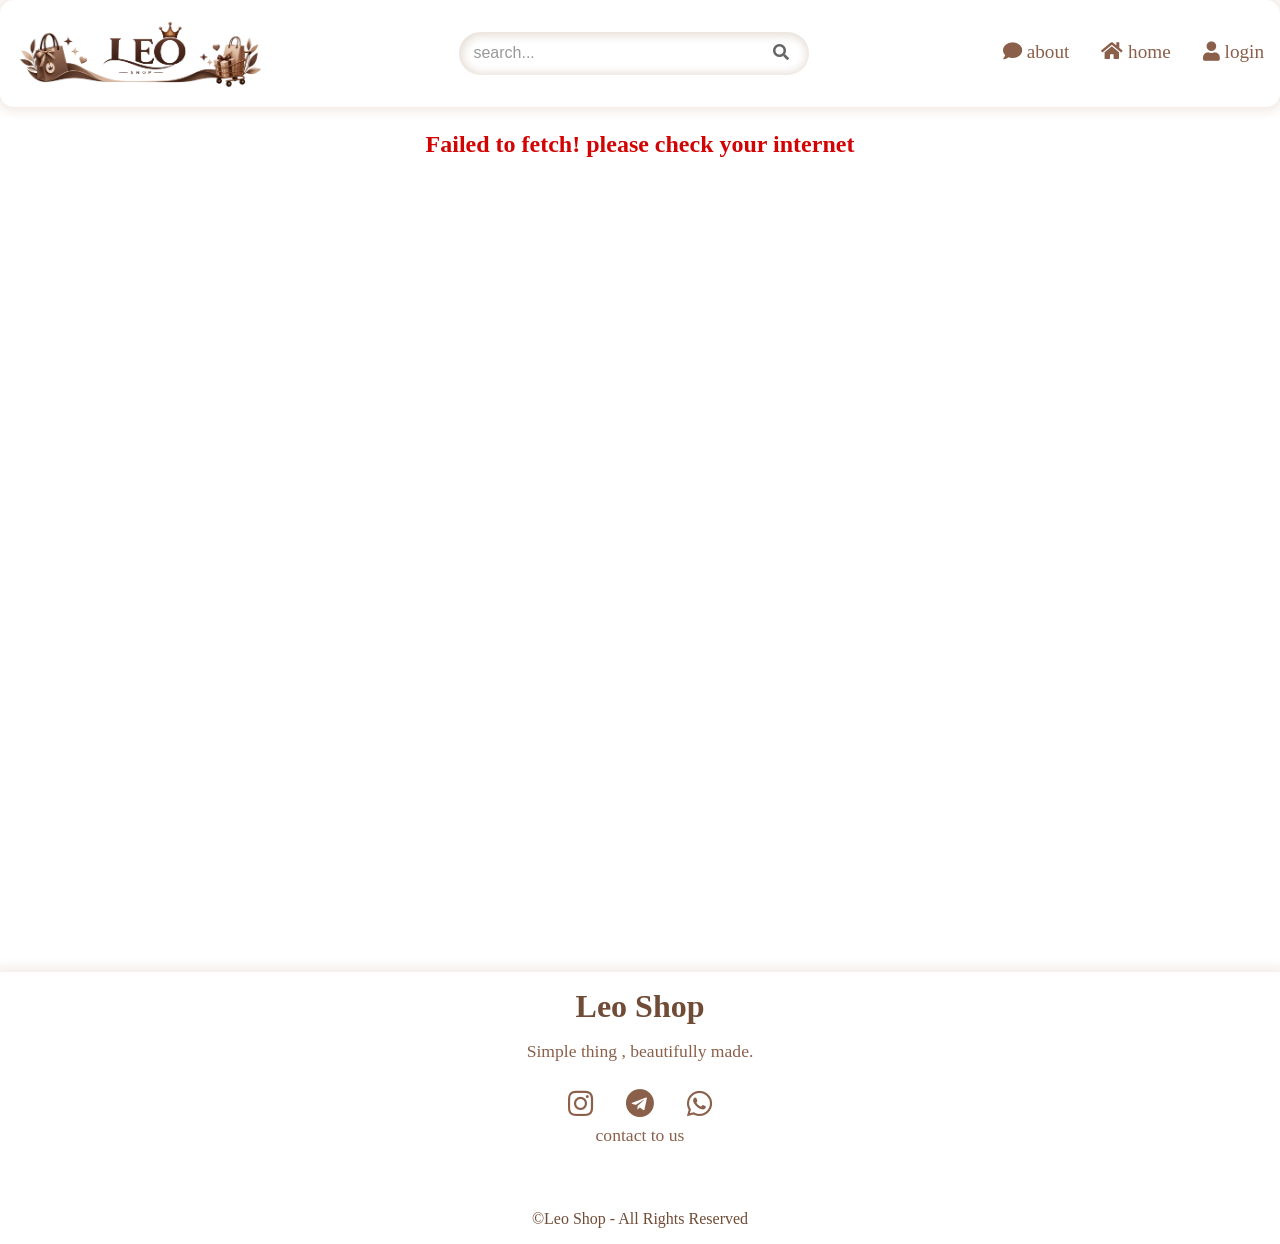
<file: index.html>
<!doctype html>
<html lang="en">
  <head>
    <meta charset="UTF-8" />
    <meta name="viewport" content="width=device-width, initial-scale=1.0" />
    <title>Leo Shop</title>
    <link rel="stylesheet" href="./style.css" />
    <link rel="stylesheet" href="./fontawesom/css/all-fonts.min.css" />
  </head>
  <body>
    <!-- header elements -->
    <header class="header">
      <nav class="nav-box">
        <a href="#"><img src="./icon.png" alt="icon" class="hero-icon" /></a>

        <div class="search-box">
          <input type="search" placeholder="search..." class="search-input" />
          <span class="search-icon">
            <i class="fa fa-search"></i>
          </span>
        </div>

        <ul class="header-list">
          <li class="header-item">
            <a href="">
              <i class="fa fa-solid fa-comment"></i>
              about
            </a>
          </li>

          <li class="header-item">
            <a href="">
              <i class="fa fa-solid fa-home"></i>
              home
            </a>
          </li>

          <li class="header-item">
            <a href="login.html">
              <i class="fa fa-solid fa-user"></i>
              login
            </a>
          </li>
        </ul>

        <span class="burger-menu">
          <i class="fa fa-bars"></i>
        </span>

        <div class="wrapper"></div>
      </nav>
    </header>
    <!-- main -->
    <main class="main">
      <div class="erro-load">
        <div class="loading-gif">
          <img src="./Infinity@1x-1.0s-237px-237px.gif" alt="loading gif" />
        </div>
        <h2 class="error-text"></h2>
      </div>

      <div class="container"></div>
    </main>
    <!-- footer -->
    <footer class="footer">
      <div class="footer-details">
        <h2 class="footer-title">Leo Shop</h2>
        <p class="footer-descrip">Simple thing , beautifully made.</p>
        <div class="footer-icons">
          <a href="#" class="icon">
            <i class="fa fa-brands fa-instagram"></i>
          </a>
          <a href="#" class="icon">
            <i class="fa fa-brands fa-telegram"></i>
          </a>
          <a href="#" class="icon">
            <i class="fa fa-brands fa-whatsapp"></i>
          </a>
          <p class="contact-txt">contact to us</p>
        </div>
      </div>

      <p class="cioy-right-txt">&copy;Leo Shop - All Rights Reserved</p>
    </footer>

    <!-- link js -->

    <script src="./main.js"></script>
  </body>
</html>
</file>
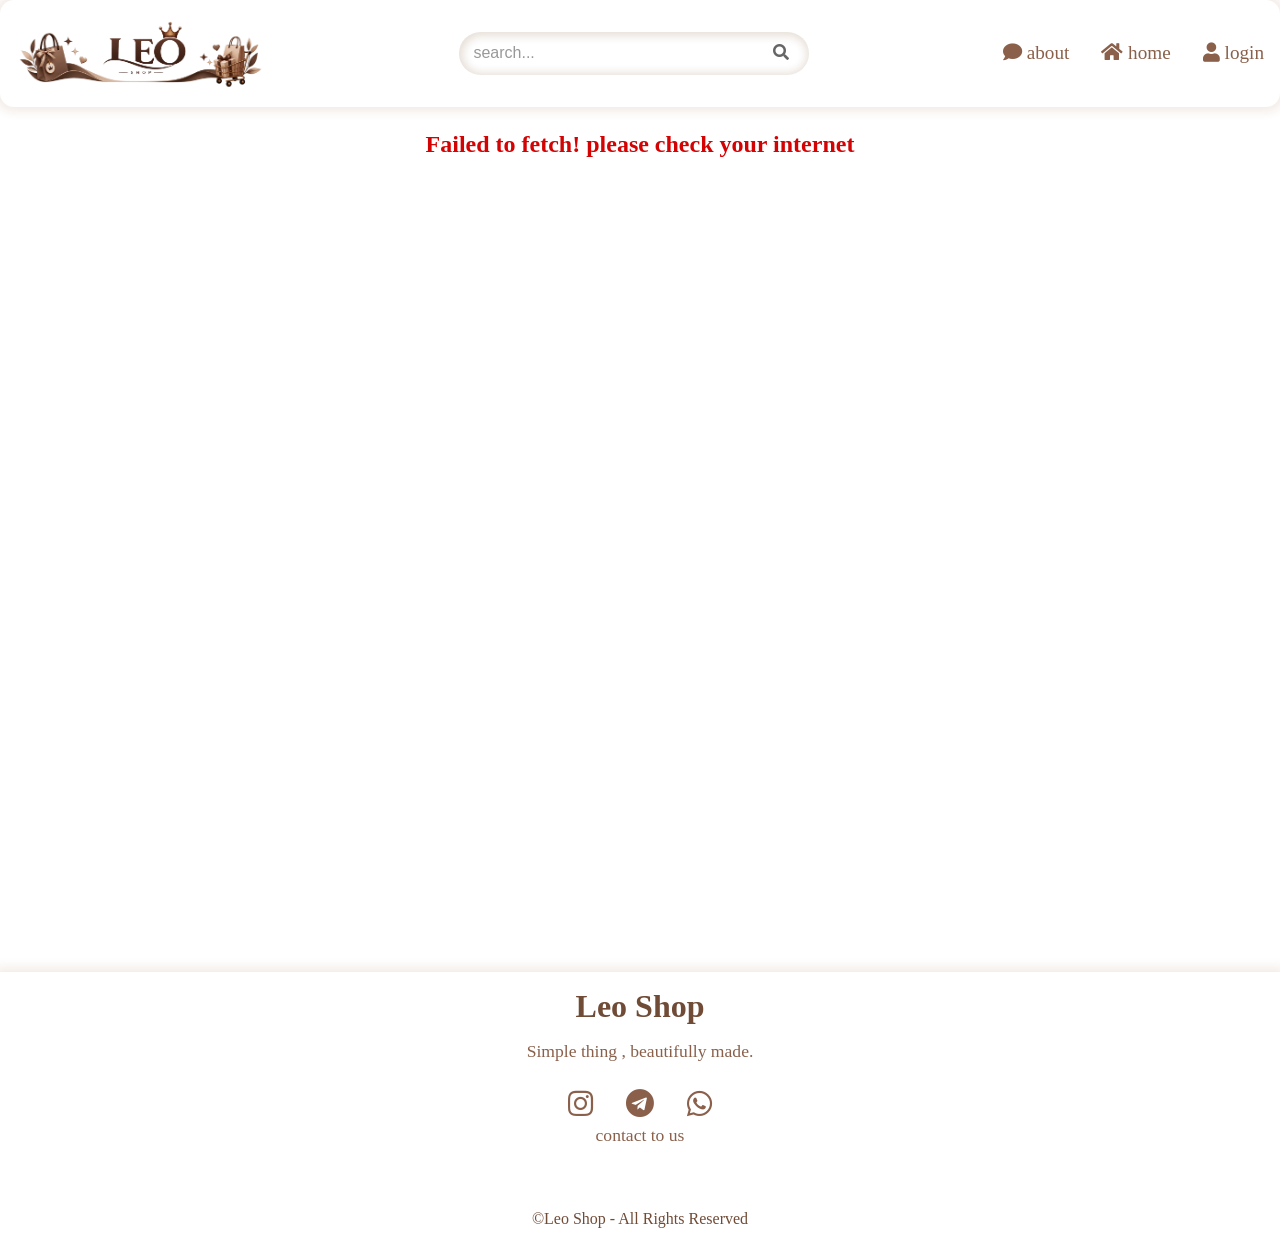
<file: html/index.html>
<!doctype html>
<html lang="en">
  <head>
    <meta charset="UTF-8" />
    <meta name="viewport" content="width=device-width, initial-scale=1.0" />
    <title>Leo Shop</title>
    <link rel="stylesheet" href="../css/style.css" />
    <link rel="stylesheet" href="../fontawesome/css/all-fonts.min.css" />
  </head>
  <body>
    <!-- header elements -->
    <header class="header">
      <nav class="nav-box">
        <a href="#"
          ><img src="../assets/icon.png" alt="icon" class="hero-icon"
        /></a>

        <div class="search-box">
          <input type="search" placeholder="search..." class="search-input" />
          <span class="search-icon">
            <i class="fa fa-search"></i>
          </span>
        </div>

        <ul class="header-list">
          <li class="header-item">
            <a href="">
              <i class="fa fa-solid fa-comment"></i>
              about
            </a>
          </li>

          <li class="header-item">
            <a href="">
              <i class="fa fa-solid fa-home"></i>
              home
            </a>
          </li>

          <li class="header-item">
            <a href="">
              <i class="fa fa-solid fa-user"></i>
              login
            </a>
          </li>
        </ul>

        <span class="burger-menu">
          <i class="fa fa-bars"></i>
        </span>

        <div class="wrapper"></div>
      </nav>
    </header>

    <main class="main">
      <div class="erro-load">
        <div class="loading-gif">
          <img
            src="../assets/Infinity@1x-1.0s-237px-237px.gif"
            alt="loading gif"
          />
        </div>
        <h2 class="error-text"></h2>
      </div>

      <div class="container"></div>
    </main>

    <footer class="footer">
      <div class="footer-details">
        <h2 class="footer-title">Leo Shop</h2>
        <p class="footer-descrip">Simple thing , beautifully made.</p>
        <div class="footer-icons">
          <a href="#" class="icon">
            <i class="fa fa-brands fa-instagram"></i>
          </a>
          <a href="#" class="icon">
            <i class="fa fa-brands fa-telegram"></i>
          </a>
          <a href="#" class="icon">
            <i class="fa fa-brands fa-whatsapp"></i>
          </a>
          <p class="contact-txt">contact to us</p>
        </div>
      </div>

      <p class="cioy-right-txt">&copy;Leo Shop - All Rights Reserved</p>
    </footer>

    <!-- link js -->

    <script src="../js/main.js"></script>
  </body>
</html>
</file>
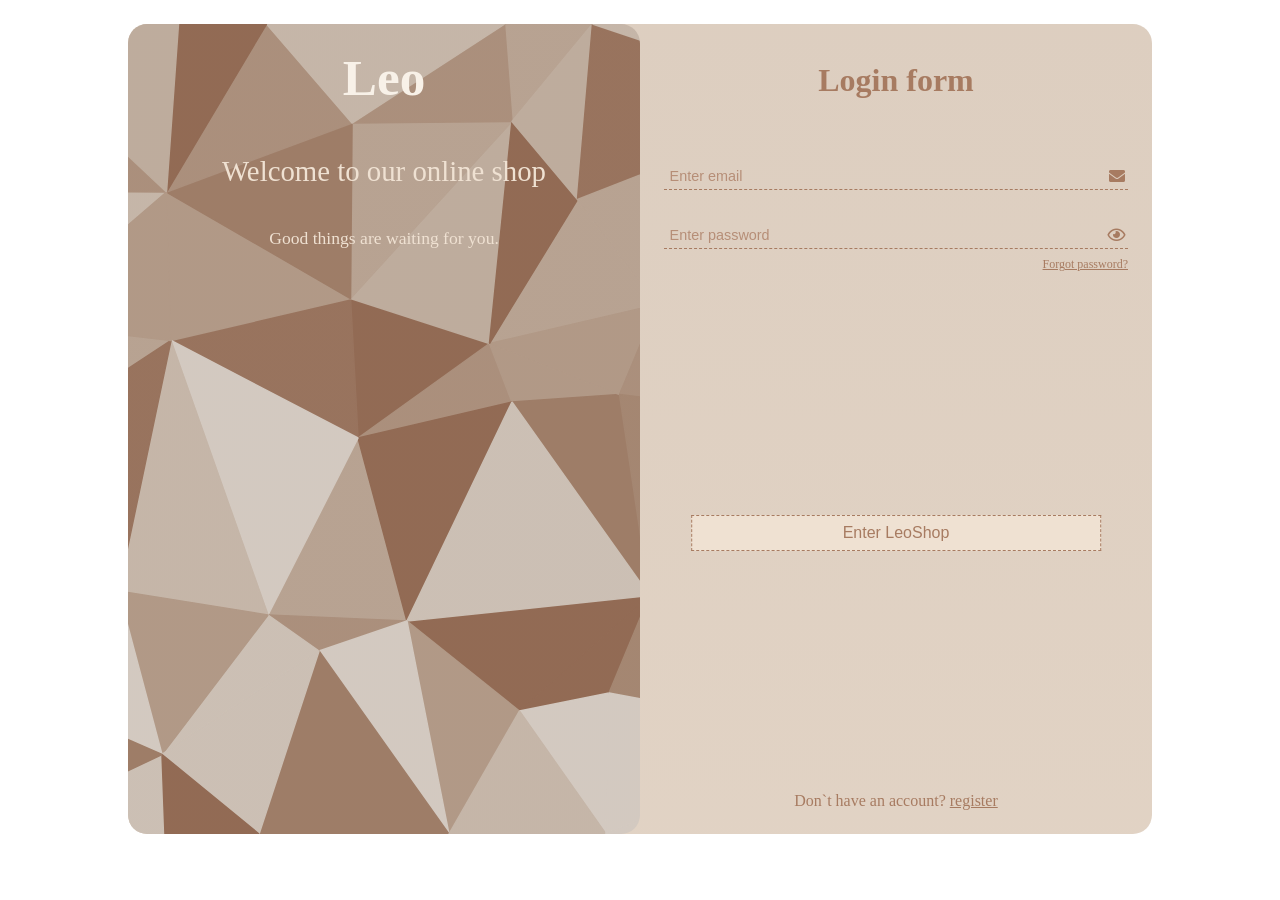
<file: login.html>
<!doctype html>
<html lang="en">
  <head>
    <meta charset="UTF-8" />
    <meta name="viewport" content="width=device-width, initial-scale=1.0" />
    <title>Document</title>
    <link rel="stylesheet" href="./login.css" />
    <link rel="stylesheet" href="./fontawesom/css/all-fonts.min.css" />
  </head>
  <body>
    <div class="container">
      <!-- left part -->
      <section class="left-part">
        <h1 class="title">Leo</h1>
        <h3 class="welcom-text">Welcome to our online shop</h3>
        <p class="left-text">Good things are waiting for you.</p>
      </section>
      <!-- right part -->
      <section class="right-part">
        <div>
          <h2 class="form-name">Login form</h2>
          <!-- login form -->
          <form class="form login-form active" novalidate>
            <div class="input-box">
              <div class="input-icon-box">
                <input
                  type="email"
                  placeholder="Enter email"
                  class="inputs"
                  id="login-email"
                />

                <span class="icons">
                  <i class="fa fa-envelope"></i>
                </span>
              </div>
              <span class="alert-text login-email-alert"></span>
            </div>

            <div class="input-box">
              <div class="input-icon-box">
                <input
                  type="password"
                  placeholder="Enter password"
                  class="inputs"
                  id="login-pass"
                />
                <span class="icons eye-icon">
                  <i class="fa fa-eye"></i>
                </span>
              </div>
              <span class="alert-text login-pass-alert"></span>
              <p class="forgot-txt">
                <a href="#">Forgot password?</a>
              </p>
            </div>

            <button type="submit" class="btn " id="login-btn">Enter LeoShop</button>
            <div class="bottom-text">
              <span>Don`t have an account?</span>
              <a href="#" class="register-link">register</a>
            </div>
          </form>

          <!-- register form -->
          <form class="form register-form " novalidate>
            <div class="input-box">
              <div class="input-icon-box">
                <input
                  type="email"
                  placeholder="Enter email"
                  class="inputs"
                  id="register-email"
                />

                <span class="icons">
                  <i class="fa fa-envelope"></i>
                </span>
              </div>
              <span class="alert-text register-email-alert"></span>
            </div>

            <div class="input-box">
              <div class="input-icon-box">
                <input
                  type="password"
                  placeholder="Enter password"
                  class="inputs"
                  id="register-pass"
                />
                <span class="icons eye-icon">
                  <i class="fa fa-eye"></i>
                </span>
              </div>
              <span class="alert-text register-pass-alert"></span>
              <p class="forgot-txt"></p>
            </div>

            <div class="input-box">
              <div class="input-icon-box">
                <input
                  type="password"
                  placeholder="repeat password"
                  class="inputs"
                  id="register-pass-confirm"
                />
                <span class="icons eye-icon">
                  <i class="fa fa-eye"></i>
                </span>
              </div>
              <span class="alert-text register-confirm-alert"></span>
              <p class="forgot-txt"></p>
            </div>

            <button type="submit" class="btn " id="register-btn">
              Register LeoShop
            </button>
            <div class="bottom-text">
              <span>Do have an account?</span>
              <a href="#" class="login-link">login</a>
            </div>
          </form>
        </div>
      </section>
    </div>

    <!-- link js -->
    <script src="./login.js"></script>
  </body>
</html>
</file>
<file: style.css>
* {
  margin: 0;
  padding: 0;
  box-sizing: border-box;
}

a {
  text-decoration: none;
  color: #8a604b;
}

ul {
  list-style: none;
}

/* header styles */

.header {
  position: fixed;
  width: 100%;
  top: 0;
  right: 0;
  left: 0;
  z-index: 999;
  background: #fff;
}

.header .nav-box {
  display: flex;
  padding: 0.6rem 1rem;
  align-items: center;
  justify-content: space-between;
  box-shadow: 0 0 10px 5px rgba(135, 69, 22, 0.1);
  border-radius: 14px;
}

.header .nav-box .header-list .header-item {
  position: relative;
  overflow: hidden;
  padding-bottom: 2.5px;
}

.header .nav-box .header-list .header-item::after {
  content: "";
  position: absolute;
  width: 100%;
  height: 1.5px;
  background: #8a604b;
  left: -100%;
  bottom: 0;
  transition: all 0.4s;
}

.header .nav-box .header-list .header-item:hover::after {
  left: 0;
}

/* responsive */

.header .nav-box .burger-menu {
  font-size: 1.5rem;
  color: #8a604b;
  display: none;
}

.header .nav-box .wrapper {
  display: none;
}

@media screen and (max-width: 920px) {
  .header .nav-box .burger-menu {
    display: block;
    cursor: pointer;
    z-index: 100;
  }

  .header .nav-box .header-list {
    height: 100vh;
    background: #d8b9a0;
    width: 50%;
    flex-direction: column;
    align-items: center;
    justify-content: center;
    position: fixed;
    top: 0;
    right: -100%;
    z-index: 50;
    transition: all 0.8s ease;
  }

  .header .nav-box .wrapper {
    display: block;
    width: 50%;
    height: 100vh;
    position: fixed;
    top: 0;
    left: -100%;
    backdrop-filter: blur(25px);
    transition: all 0.8s ease;
    z-index: 50;
  }

  /* open burger list */
  .header .nav-box.open-list .header-list {
    right: 0;
  }

  .header .nav-box.open-list .wrapper {
    left: 0;
  }
}

@media screen and (max-width: 680px) {
  .header .nav-box .search-box {
    max-width: 250px;
  }

  .header .nav-box .hero-icon {
    max-width: 150px;
  }
}

@media screen and (max-width: 520px) {
  .header .nav-box .search-box {
    max-width: 200px;
  }

  header .nav-box .hero-icon {
    width: 120px !important;
  }
}

@media screen and (max-width: 410px) {
  .header .nav-box .search-box {
    max-width: 180px;
  }

  header .nav-box .hero-icon {
    width: 100px !important;
  }
}

.header .nav-box .header-list {
  display: flex;
  gap: 2rem;
  font-size: 1.2rem;
  cursor: pointer;
}

.header .nav-box .hero-icon {
  width: 250px;
}

/* search box styles */

.header .nav-box .search-box {
  width: 350px;
  cursor: pointer;
  position: relative;
}

.header .nav-box .search-box .search-input {
  width: 100%;
  border-radius: 24px;
  padding: 14px;
  border: none;
  outline: none;
  box-shadow: inset 1px 1px 8px 3px rgba(108, 56, 1, 0.16);
}

.header .nav-box .search-box .search-input:focus {
  outline: 1px solid #8a604b;
  box-shadow: none;
}

.header .nav-box .search-box .search-input::placeholder {
  font-size: 1rem;
  color: #999;
}

.header .nav-box .search-box .search-icon {
  position: absolute;
  right: 20px;
  top: 50%;
  transform: translateY(-50%);
  color: #666;
}

.header .nav-box .search-box .search-icon:hover {
  color: #8a604b;
}

/* main  */

.main {
  padding-top: var(--header-height);
  margin-top: 1.5rem;
  min-height: 100vh;
}

.main .erro-load {
  display: flex;
  align-items: center;
  flex-direction: column;
  justify-content: center;
  color: rgb(211, 3, 3);
}

.main .container {
  flex-wrap: wrap;
  display: flex;
  justify-content: center;
}

.main .container .box-wrapper {
  position: relative;
  width: 22%;
  margin: 1rem 1rem;
}

.main .container .box-wrapper .box-item {
  --r: 20px; /* control the rounded part */
  --s: 40px; /* control the size of the cut */
  --a: 20deg; /* control the depth of the curvature */
  --p: 50%; /* control the position */

  aspect-ratio: 3/2;
  background: linear-gradient(-135deg, #f3e4d5, #d8b9a0, #d5b49c, #bd967d);
  border-radius: var(--r);
  --_m: calc(100% - var(--r)), #000 calc(100% - 1px), #0000;
  --_d: (var(--s) + var(--r)) * cos(var(--a));
  mask:
    radial-gradient(var(--r) at calc(var(--p) + var(--_d)) var(--_m)),
    radial-gradient(var(--r) at calc(var(--p) - var(--_d)) var(--_m)),
    radial-gradient(
        var(--s) at var(--p) calc(100% + sin(var(--a)) * var(--s)),
        #0000 100%,
        #000 calc(100% + 1px)
      )
      0 calc(var(--r) * (sin(var(--a)) - 1)) no-repeat,
    linear-gradient(
      90deg,
      #000 calc(var(--p) - var(--_d)),
      #0000 0 calc(var(--p) + var(--_d)),
      #000 0
    );

  padding: 14px;

  width: 100%;
}

@media screen and (max-width: 1111px) {
  .main .container .box-wrapper {
    width: 30%;
  }
}

@media screen and (max-width: 960px) {
  .main .container .box-wrapper {
    margin: 1rem 0.5rem;
  }
}

@media screen and (max-width: 800px) {
  .main .container .box-wrapper {
    width: 45%;
  }
  .main .container .box-wrapper .box-item .details {
    font-size: 0.8rem;
  }
}

.main .box-wrapper .box-item .image {
  width: 100%;
  height: 200px;
  object-fit: contain;
}

.main .container .box-wrapper .box-item .details {
  display: flex;
  align-items: center;
  justify-content: space-between;
  margin-top: 10px;
  border-top: 1px solid #8a604b;
  padding-top: 5px;
  margin-bottom: 2.5rem;
  color: #8a604b;
}

.box-wrapper .box-item .details .price {
  font-size: 1.05rem;
  font-weight: bold;
}

.main .container .box-wrapper .cart-icon {
  position: absolute;
  left: 50%;
  bottom: 5px;
  transform: translateX(-50%);
  cursor: pointer;
  color: #8a604b;
  font-size: 22px;
  transition: all 0.3s;
}

.main .container .box-wrapper .cart-icon:hover {
  color: #704b36;
}

/* footer styles */

.footer {
  margin-top: 3rem;
  box-shadow: 0 0 10px 5px rgba(135, 69, 22, 0.1);
  text-align: center;
  padding: 1rem;
}

.footer .footer-details {
  margin-bottom: 4rem;
}

.footer .footer-details .footer-title {
  font-size: 2rem;
  color: #704b36;
  margin-bottom: 1rem;
}

.footer .footer-details .footer-descrip {
  color: #8a604b;
  margin-bottom: 1.6rem;
  font-size: 1.1rem;
}

.footer .footer-details .footer-icons {
  color: #8a604b;
  font-size: 1.8rem;
}

.footer .footer-details .footer-icons .icon {
  margin: 0 0.8rem;
}

.footer .footer-details .footer-icons .contact-txt {
  font-size: 1.1rem;
  margin-top: 0.3rem;
}

.footer .cioy-right-txt {
  color: #704b36;
}
</file>
<file: css/style.css>
* {
  margin: 0;
  padding: 0;
  box-sizing: border-box;
}

a {
  text-decoration: none;
  color: #8a604b;
}

ul {
  list-style: none;
}

/* header styles */

.header {
  position: fixed;
  width: 100%;
  top: 0;
  right: 0;
  left: 0;
  z-index: 999;
  background: #fff;
}

.header .nav-box {
  display: flex;
  padding: 0.6rem 1rem;
  align-items: center;
  justify-content: space-between;
  box-shadow: 0 0 10px 5px rgba(135, 69, 22, 0.1);
  border-radius: 14px;
}

/* responsive */

.header .nav-box .burger-menu {
  font-size: 1.5rem;
  color: #8a604b;
  display: none;
}

.header .nav-box .wrapper {
  display: none;
}

@media screen and (max-width: 920px) {
  .header .nav-box .burger-menu {
    display: block;
    cursor: pointer;
    z-index: 100;
  }

  .header .nav-box .header-list {
    height: 100vh;
    background: #d8b9a0;
    width: 50%;
    flex-direction: column;
    align-items: center;
    justify-content: center;
    position: fixed;
    top: 0;
    right: -100%;
    z-index: 50;
    transition: all 0.8s ease;
  }

  .header .nav-box .wrapper {
    display: block;
    width: 50%;
    height: 100vh;
    position: fixed;
    top: 0;
    left: -100%;
    backdrop-filter: blur(25px);
    transition: all 0.8s ease;
    z-index: 50;
  }

  /* open burger list */
  .header .nav-box.open-list .header-list {
    right: 0;
  }

  .header .nav-box.open-list .wrapper {
    left: 0;
  }
}

@media screen and (max-width: 680px) {
  .header .nav-box .search-box {
    max-width: 250px;
  }

  .header .nav-box .hero-icon {
    max-width: 150px;
  }
}

@media screen and (max-width: 520px) {
  .header .nav-box .search-box {
    max-width: 200px;
  }

  header .nav-box .hero-icon {
    width: 120px !important;
  }
}

@media screen and (max-width: 410px) {
  .header .nav-box .search-box {
    max-width: 180px;
  }

  header .nav-box .hero-icon {
    width: 100px !important;
  }
}

.header .nav-box .header-list {
  display: flex;
  gap: 2rem;
  font-size: 1.2rem;
  cursor: pointer;
}

.header .nav-box .hero-icon {
  width: 250px;
}

/* search box styles */

.header .nav-box .search-box {
  width: 350px;
  cursor: pointer;
  position: relative;
}

.header .nav-box .search-box .search-input {
  width: 100%;
  border-radius: 24px;
  padding: 14px;
  border: none;
  outline: none;
  box-shadow: inset 1px 1px 8px 3px rgba(108, 56, 1, 0.16);
}

.header .nav-box .search-box .search-input:focus {
  outline: 1px solid #8a604b;
  box-shadow: none;
}

.header .nav-box .search-box .search-input::placeholder {
  font-size: 1rem;
  color: #999;
}

.header .nav-box .search-box .search-icon {
  position: absolute;
  right: 20px;
  top: 50%;
  transform: translateY(-50%);
  color: #666;
}

.header .nav-box .search-box .search-icon:hover {
  color: #8a604b;
}

/* main  */

.main {
  padding-top: var(--header-height);
  margin-top: 1.5rem;
  min-height: 100vh;
}

.main .erro-load {
  display: flex;
  align-items: center;
  flex-direction: column;
  justify-content: center;
  color: rgb(211, 3, 3);
}

.main .container {
  flex-wrap: wrap;
  display: flex;
  justify-content: center;
}

.main .container .box-wrapper {
  position: relative;
  width: 22%;
  margin: 1rem 1rem;
}

.main .container .box-wrapper .box-item {
  --r: 20px; /* control the rounded part */
  --s: 40px; /* control the size of the cut */
  --a: 20deg; /* control the depth of the curvature */
  --p: 50%; /* control the position */

  aspect-ratio: 3/2;
  background: linear-gradient(-135deg, #f3e4d5, #d8b9a0, #d5b49c, #bd967d);
  border-radius: var(--r);
  --_m: calc(100% - var(--r)), #000 calc(100% - 1px), #0000;
  --_d: (var(--s) + var(--r)) * cos(var(--a));
  mask:
    radial-gradient(var(--r) at calc(var(--p) + var(--_d)) var(--_m)),
    radial-gradient(var(--r) at calc(var(--p) - var(--_d)) var(--_m)),
    radial-gradient(
        var(--s) at var(--p) calc(100% + sin(var(--a)) * var(--s)),
        #0000 100%,
        #000 calc(100% + 1px)
      )
      0 calc(var(--r) * (sin(var(--a)) - 1)) no-repeat,
    linear-gradient(
      90deg,
      #000 calc(var(--p) - var(--_d)),
      #0000 0 calc(var(--p) + var(--_d)),
      #000 0
    );

  padding: 14px;

  width: 100%;
}

@media screen and (max-width: 1111px) {
  .main .container .box-wrapper {
    width: 30%;
  }
}

@media screen and (max-width: 960px) {
  .main .container .box-wrapper {
    margin: 1rem 0.5rem;
  }
}

@media screen and (max-width: 800px) {
  .main .container .box-wrapper {
    width: 45%;
  }
}

@media screen and (max-width: 610px) {
  .main .container .box-wrapper {
    width: 80%;
  }
}

.main .box-wrapper .box-item .image {
  width: 100%;
  height: 200px;
  object-fit: contain;
}

.main .container .box-wrapper .box-item .details {
  display: flex;
  align-items: center;
  justify-content: space-between;
  margin-top: 10px;
  border-top: 1px solid #8a604b;
  padding-top: 5px;
  margin-bottom: 2.5rem;
  color: #8a604b;
}

.box-wrapper .box-item .details .price {
  font-size: 1.05rem;
  font-weight: bold;
}

.main .container .box-wrapper .cart-icon {
  position: absolute;
  left: 50%;
  bottom: 5px;
  transform: translateX(-50%);
  cursor: pointer;
  color: #8a604b;
  font-size: 22px;
  transition: all 0.3s;
}

.main .container .box-wrapper .cart-icon:hover {
  color: #704b36;
}

/* footer styles */

.footer {
  margin-top: 3rem;
  box-shadow: 0 0 10px 5px rgba(135, 69, 22, 0.1);
  text-align: center;
  padding: 1rem;
}

.footer .footer-details {
  margin-bottom: 4rem;
}

.footer .footer-details .footer-title {
  font-size: 2rem;
  color: #704b36;
  margin-bottom: 1rem;
}

.footer .footer-details .footer-descrip {
  color: #8a604b;
  margin-bottom: 1.6rem;
  font-size: 1.1rem;
}

.footer .footer-details .footer-icons {
  color: #8a604b;
  font-size: 1.8rem;
}

.footer .footer-details .footer-icons .icon {
  margin: 0 0.8rem;
}

.footer .footer-details .footer-icons .contact-txt {
  font-size: 1.1rem;
  margin-top: 0.3rem;
}

.footer .cioy-right-txt {
  color: #704b36;
}
</file>
<file: login.css>
* {
  margin: 0;
  padding: 0;
  box-sizing: border-box;

  
}

a {
  text-decoration: underline;
  color: #a77b61;
}

.container {
  margin: 0 auto;
  margin-top: 1.5rem;
  display: flex;
  width: 80%;
  height: 90vh;
  background:
    linear-gradient(rgba(62, 41, 33, 0.1), rgba(62, 41, 33, 0.08)), #efe1d2;
  border-radius: 1.2rem;
  position: relative;
}



/* style of left part */

.container .left-part {
  background:
    linear-gradient(rgba(62, 41, 33, 0.2), rgba(62, 41, 33, 0.2)),
    url("./low-poly-grid-haikei.svg");
  background-position: center;
  background-repeat: no-repeat;
  background-size: cover;
  width: 50%;
  height: 100%;
  padding: 1.5rem;
  text-align: center;
  border-radius: 1.2rem;
}

.container .left-part .title {
  font-size: 3.2rem;
  color: #f8f1e8;
  margin-bottom: 3rem;
}

.container .left-part .welcom-text {
  font-size: 1.8rem;
  font-weight: 500;
  color: #efe1d2;
  margin-bottom: 2.5rem;
}

.container .left-part .left-text {
  font-size: 1.1rem;
  color: #efe1d2;
}

/*  style of right part */

.container .right-part {
  padding: 1.5rem;
  width: 50%;
  height: 100%;
  position: relative;


}



.container .right-part .form-name {
  text-align: center;
  color: #a77b61;
  margin-bottom: 4rem;
  margin-top: 14px;
  font-size: 2rem;
}

.right-part .input-box {
  width: 100%;
  margin: 2rem 0;
}

.right-part .input-box .input-icon-box {
  position: relative;
}

.right-part .input-box .icons {
  position: absolute;
  top: 50%;
  transform: translateY(-50%);
  right: 0.2rem;
  color: #a77b61;
  cursor: pointer;
}

/* inputs style */
.right-part .input-box .inputs {
  width: 100%;
  padding: 0.35rem;
  outline: none;
  border: none;
  border-bottom: 1.5px dashed #a77b61;
  background: transparent;
}

.right-part .input-box .inputs.alert-input {
  border-bottom: 1.5px solid  rgb(211, 16, 16) ;
  
}

.right-part .input-box .inputs::placeholder {
  font-size: 0.9rem;
  color: #b68e77;
}

.right-part .input-box .inputs[type="password"]::-ms-reveal {
  display: none;
}

@media screen and (max-width: 412px) {
  


  .right-part .input-box .inputs::placeholder {
    font-size: 0.6rem !important;
  }

  .right-part .input-box .icons {
    font-size: 0.65rem !important;
  }

  .right-part .form .btn {
    font-size: 0.6rem !important;
  }

  .right-part .form .forgot-txt{
    font-size: 0.5rem !important;
  }

  .right-part .input-box .alert-text{
    font-size: 8px !important;
  }
}




@media screen and (max-width: 600px) {
    .container .right-part .form-name {
    font-size: 1.5rem  !important ;
  }
  
  .right-part .input-box .inputs::placeholder {
    font-size: 0.7rem;
  }

  .right-part .input-box .icons {
    font-size: 0.9rem;
    
  }

  .right-part .form .btn {
    font-size: 0.7rem !important;
  }

    .right-part .form .forgot-txt{
    font-size: 0.6rem !important;
  }

  .right-part .input-box .alert-text{
    font-size: 10px !important;
  }
}

.right-part .input-box .alert-text {
  color: rgb(211, 16, 16);
  display: block;
  margin-top: 3px;
  padding-left: 5px;
  font-size: 14px;
}

.right-part .form .forgot-txt {
  font-size: 12px;
  text-align: right;
  margin-top: 8px;
}

.right-part .form .btn {
  display: block;
  width: 80%;
  position: absolute;
  bottom:35%;
  left: 50%;
  transform: translateX(-50%);
  cursor: pointer;
  border: none;
  padding: 0.5rem;
  color: #a77b61;
  border: 1.2px dashed #a77b61;
  background: #efe1d2;
  font-size: 1rem;
  transition: all 0.3s ease;
}

.right-part .form .btn:hover {
  transform: translateX(-50%) translateY(-2px);
  box-shadow: 0 8px 20px rgba(111, 80, 60, 0.25), 0 2px 5px rgb(111, 80, 60 , 0.15);

}

.right-part .form .bottom-text {
  text-align: center;
  margin-top: 9rem;
  color: #a77b61;
  position: absolute;
  bottom: 1.5rem;
  left: 50%;
  transform: translateX(-50%);
}

.right-part .form {
  display: none;
}

.right-part .form.active {
  display: block;
}
</file>
